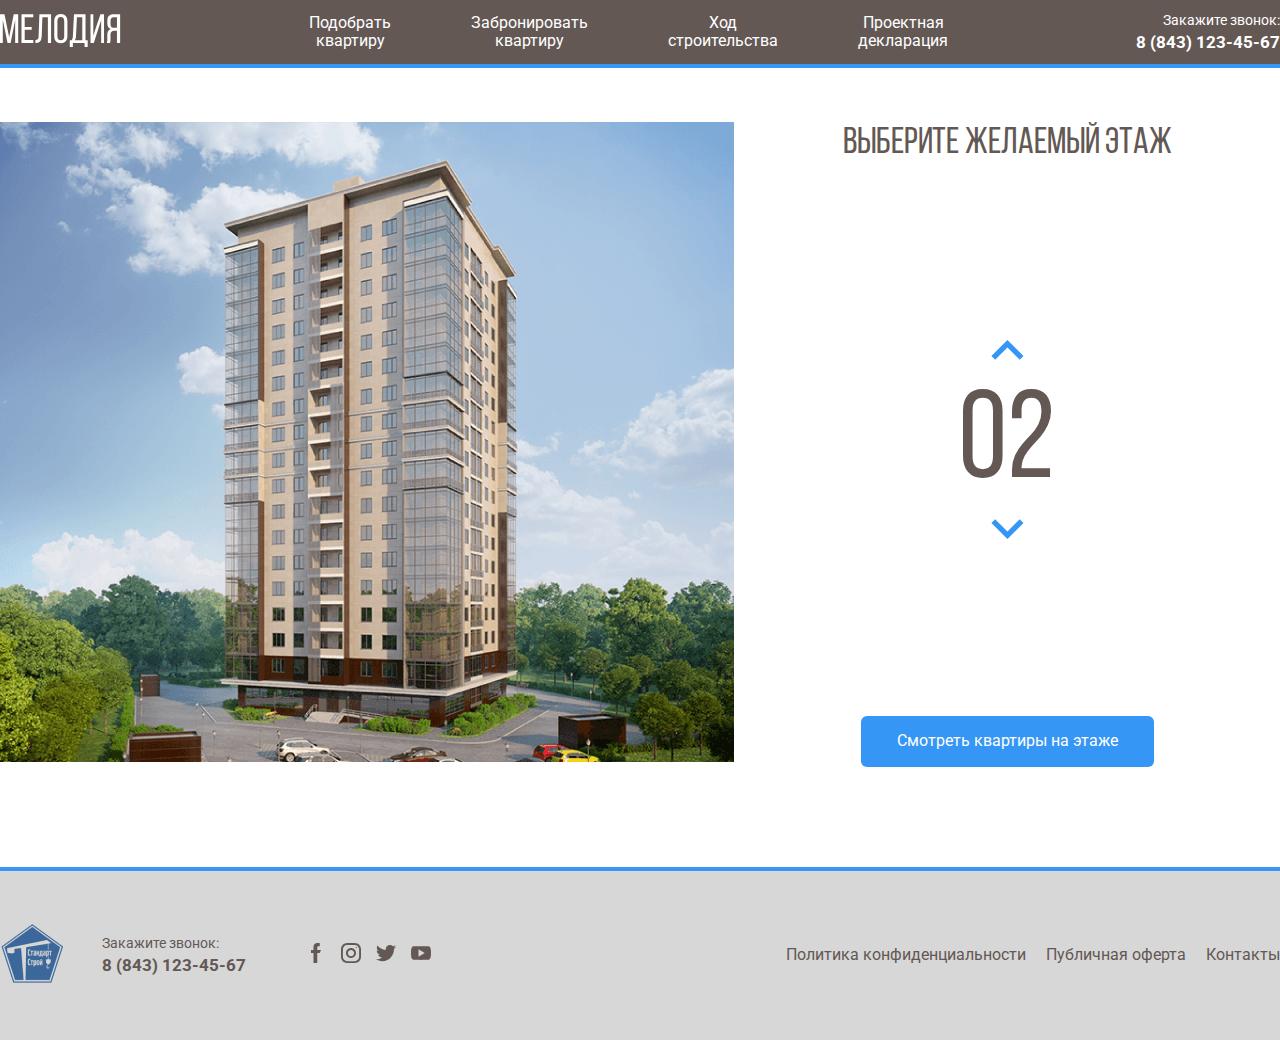
<file: index.html>
<!DOCTYPE html>
<html lang="ru">
  <head>
    <meta charset="UTF-8" />
    <meta http-equiv="X-UA-Compatible" content="IE=edge" />
    <meta name="viewport" content="width=device-width, initial-scale=1.0" />
    <link rel="preconnect" href="https://fonts.googleapis.com" />
    <link rel="preconnect" href="https://fonts.gstatic.com" crossorigin />
    <link href="https://fonts.googleapis.com/css2?family=Roboto:wght@400;700&display=swap" rel="stylesheet" />
    <link rel="stylesheet" href="css/normalize.css" />
    <link rel="stylesheet" href="css/style.css" />
    <title>ЖК Мелодия</title>
  </head>
  <body>
    <header class="header">
      <div class="navbar">
        <a href="./index.html" class="logo">
          <img src="img/logo.svg" alt="Logo: ЖК Мелодия" />
        </a>
        <nav class="navbar-nav">
          <ul class="navbar-menu">
            <li class="navbar-item">
              <a href="#" class="navbar-link">Подобрать<br />квартиру</a>
            </li>
            <li class="navbar-item">
              <a href="#" class="navbar-link">Забронировать<br />квартиру</a>
            </li>
            <li class="navbar-item">
              <a href="#" class="navbar-link">Ход<br />строительства</a>
            </li>
            <li class="navbar-item">
              <a href="#" class="navbar-link">Проектная<br />декларация</a>
            </li>
          </ul>
        </nav>
        <div class="navbar-contacts">
          <span class="navbar-text">Закажите звонок:</span>
          <a href="tel:+78431234567" class="navbar-phone">8 (843) 123-45-67</a>
        </div>
        <!-- /.navbar contacts -->
      </div>
      <!-- /.navbar -->
    </header>
    <main class="main">
      <div class="main-image">
        <svg class="home-image" width="734" height="640" viewBox="0 0 734 640" fill="none"
          xmlns="http://www.w3.org/2000/svg" xmlns:xlink="http://www.w3.org/1999/xlink">
          <rect width="734" height="640" fill="url(#pattern0)" />
          <defs>
            <pattern id="pattern0" patternContentUnits="objectBoundingBox" width="1" height="1">
              <use xlink:href="#image0" transform="translate(-0.00408719) scale(0.0013624 0.0015625)" />
            </pattern>
            <image id="image0" width="740" height="640" xlink:href="img/home.png" />
          </defs>
          <path data-floor="02" d="M222 533L442.8 541L512 527.3V549L443.5 568.7L222 557.7V533Z" fill="#3595F6"
            fill-opacity="0.75" />
          <path data-floor="03" d="M223 532V507L443.3 510.3L513 507V527L443.7 540L223 532Z" fill="#3595F6"
            fill-opacity="0.75" />
          <path data-floor="04" d="M223 506V481H444H513V504L445 511L223 506Z" fill="#3595F6" fill-opacity="0.75" />
          <path data-floor="05" d="M223 482V457L444.3 453.3L512 460V482H444" fill="#3595F6" fill-opacity="0.75" />
          <path data-floor="06" d="M223 456V430L444.5 426.7L513 437.7V459L444 452.3L223 456Z" fill="#3595F6"
            fill-opacity="0.75" />
          <path data-floor="07" d="M222 429V405.3L443 393L514 416V437.3L443 425L222 429Z" fill="#3595F6"
            fill-opacity="0.75" />
          <path data-floor="08" d="M222 407V382L444.2 365.7L514 394.3V415L443.7 393.3L222 407Z" fill="#3595F6"
            fill-opacity="0.75" />
          <path data-floor="09" d="M222 382V357L444.5 336.7L514 373.3V394L442 365.3L222 382Z" fill="#3595F6"
            fill-opacity="0.75" />
          <path data-floor="10" d="M222 356V332L445 307.3L514 351.3V373L444.7 335L222 356Z" fill="#3595F6"
            fill-opacity="0.75" />
          <path data-floor="11" d="M222 331V307L444.5 278.3L514 329.3V350L443.7 307.7L222 331Z" fill="#3595F6"
            fill-opacity="0.75" />
          <path data-floor="12" d="M221 307V283L443.3 250L514 309.3V329L444 278.3L221 307Z" fill="#3595F6"
            fill-opacity="0.75" />
          <path data-floor="13" d="M222 282V258L443.2 223L513 287V308L444.3 249.7L222 282Z" fill="#3595F6"
            fill-opacity="0.75" />
          <path data-floor="14" d="M222 258V233L444.3 195L513 265.3V286L444 222L222 258Z" fill="#3595F6"
            fill-opacity="0.75" />
          <path data-floor="15" d="M222 232V207L442.8 163.3L513 242.3V265L444 191.7L222 232Z" fill="#3595F6"
            fill-opacity="0.75" />
          <path data-floor="16" d="M223 208V183L443 135L513 220V243L442.3 163.7L223 208Z" fill="#3595F6"
            fill-opacity="0.75" />
          <path data-floor="17" d="M222 183V158L441.8 106L513 198.3V221L443.3 134.7L222 183Z" fill="#3595F6"
            fill-opacity="0.75" />
          <path data-floor="18" d="M222 158V132L444 75.3L513 177V198L443.7 106.3L222 158Z" fill="#3595F6"
            fill-opacity="0.75" />
        </svg>
      </div>
      <!-- /.main-image -->
      <div class="main-info">
        <h3 class="main-title">Выберите желаемый этаж</h3>
        <div class="counter-group">
          <button class="counter-button counter-up">
            <img src="img/arrow.svg" alt="arrow-up" class="counter-arrow counter-arrow-up">
          </button>
          <span class="floor-counter counter">02</span>
          <button class="counter-button counter-down">
            <img src="img/arrow.svg" alt="arrow-down" class="counter-arrow counter-arrow-down">
          </button>
        </div>
        <!-- /.counter-group -->
        <button class="button button-primary view-flats">Смотреть квартиры на этаже</button>
      </div>
    </main>
    <div class="modal">
      <div class="modal-dialog">
        <button class="modal-close-button">
          <svg width="28" height="28" viewBox="0 0 28 28" fill="none" xmlns="http://www.w3.org/2000/svg">
            <path d="M2 2L26 26" stroke="#3596F5" stroke-width="3" />
            <path d="M26 2L2 26" stroke="#3596F5" stroke-width="3" />
          </svg>
        </button>
        <div class="modal-image">
          <h3 class="modal-title">Этаж <span class="modal-counter counter">02</span></h3>
          <svg class="flats" width="433" height="408" viewBox="0 0 433 408" fill="none"
            xmlns="http://www.w3.org/2000/svg" xmlns:xlink="http://www.w3.org/1999/xlink">
            <image id="image0" width="433" height="408" xlink:href="img/floor.png" />
            <path data-flat="1" d="M388 81V141H314V148H267.5V131H247V32.5H338.5V16H405V81H388Z" fill="#3595F6"
              fill-opacity="0.75" />
            <path data-flat="2" d="M314 148.5H268V200H367.5V205H387.5V141H314V148.5Z" fill="#3595F6"
              fill-opacity="0.75" />
            <path data-flat="3" d="M314.192 252.662H268V200H367.916V204.602H388V268H314.192V252.662Z" fill="#3595F6"
              fill-opacity="0.75" />
            <path data-flat="4" d="M314 253H268.5V309H295.5V376H340V393H405V328.5H388V268.5H314V253Z" fill="#3595F6"
              fill-opacity="0.75" />
            <path data-flat="5" d="M218 394.5V264H247.5V273.5H267.5V310.5H294.5V375H259.5V394.5H218Z" fill="#3595F6"
              fill-opacity="0.75" />
            <path data-flat="6" d="M217 394.5V264H187.5V273.5H167.5V310.5H140.5V375H175.5V394.5H217Z" fill="#3595F6"
              fill-opacity="0.75" />
            <path data-flat="7" d="M121 252H166.5V309H139.5V376H95V393H30V328.5H47V273.5H121V252Z" fill="#3595F6"
              fill-opacity="0.75" />
            <path data-flat="8" d="M119.5 273.5H46V198H167V250.822H119.5V273.5Z" fill="#3595F6" fill-opacity="0.75" />
            <path data-flat="9" d="M124.729 116H46V198H167V145.178H124.729V116Z" fill="#3595F6" fill-opacity="0.75" />
            <path data-flat="10" d="M46.5 81V115.5H125V144.5H164V131H184.5V32.5H93V16H28V81H46.5Z" fill="#3595F6"
              fill-opacity="0.75" />
          </svg>
        </div>
        <!-- /.modal-image -->
        <div class="modal-info">
          <h3 class="modal-title">Выберите квартиру</h3>
          <ul class="flat-list">
            <li class="flat-item">
              <a data-flat-link="1" href="#" class="flat-link">
                кв. 40, 3 комн. 64,5 кв. м.
              </a>
            </li>
            <li class="flat-item">
              <a data-flat-link="2" href="#" class="flat-link">
                кв. 40, 1 комн. 38,9 кв. м.
              </a>
            </li>
            <li class="flat-item">
              <a data-flat-link="3" href="#" class="flat-link">
                кв. 40, 1 комн. 35,9 кв. м.
              </a>
            </li>
            <li class="flat-item">
              <a data-flat-link="4" href="#" class="flat-link">
                кв. 40, 2 комн. 56 кв. м.
              </a>
            <li class="flat-item">
              <a data-flat-link="5" href="#" class="flat-link">
                кв. 40, 1 комн. 35,8 кв. м.
              </a>
            </li>
            <li class="flat-item">
              <a data-flat-link="6" href="#" class="flat-link">
                кв. 40, 1 комн. 35,8 кв. м.
              </a>
            </li>
            <li class="flat-item">
              <a data-flat-link="7" href="#" class="flat-link">
                кв. 40, 2 комн. 58,4 кв. м.
              </a>
            </li>
            <li class="flat-item">
              <a data-flat-link="8" href="#" class="flat-link">
                кв. 40, 1 комн. 32,3 кв. м.
              </a>
            </li>
            <li class="flat-item">
              <a data-flat-link="9" href="#" class="flat-link">
                кв. 40, 1 комн. 29,9 кв. м.
              </a>
            </li>
            <li class="flat-item">
              <a data-flat-link="10" href="#" class="flat-link">
                кв. 40, 3 комн. 75,2 кв. м.
              </a>
            </li>
          </ul>
          <p class="modal-alert">Квартиры, отмеченные серым,<br />уже выкуплены</p>
        </div>
        <!-- /.modal-info -->
      </div>
      <!-- /.modal-dialog -->
    </div>
    <!-- /.modal -->
    <footer class="footer">
      <div class="navbar">
        <a href="#" class="logo">
          <img src="img/zhk-logo.png" alt="Logo" />
        </a>
        <div class="navbar-contacts">
          <span class="navbar-text">Закажите звонок:</span>
          <a href="tel:+78431234567" class="navbar-phone">8 (843) 123-45-67</a>
        </div>
        <div class="social">
          <ul class="social-menu">
            <li class="social-item">
              <a href="#" class="social-link">
                <img src="img/facebook.svg" alt="facebook">
              </a>
            </li>
            <li class="social-item">
              <a href="#" class="social-link">
                <img src="img/instagram.svg" alt="instagram">
              </a>
            </li>
            <li class="social-item">
              <a href="#" class="social-link">
                <img src="img/twitter.svg" alt="twitter">
              </a>
            </li>
            <li class="social-item">
              <a href="#" class="social-link">
                <img src="img/youtube.svg" alt="youtube">
              </a>
            </li>
          </ul>
        </div>
        <nav class="navbar-nav">
          <ul class="navbar-menu">
            <li class="navbar-item">
              <a href="#" class="navbar-link">Политика конфиденциальности</a>
            </li>
            <li class="navbar-item">
              <a href="#" class="navbar-link">Публичная оферта</a>
            </li>
            <li class="navbar-item">
              <a href="#" class="navbar-link">Контакты</a>
            </li>
          </ul>
        </nav>
      </div>
      <!-- /.navbar -->
    </footer>
    <script src="https://code.jquery.com/jquery-3.6.0.min.js"
      integrity="sha256-/xUj+3OJU5yExlq6GSYGSHk7tPXikynS7ogEvDej/m4=" crossorigin="anonymous"></script>
    <script src="js/main.js"></script>
  </body>
</html>
</file>
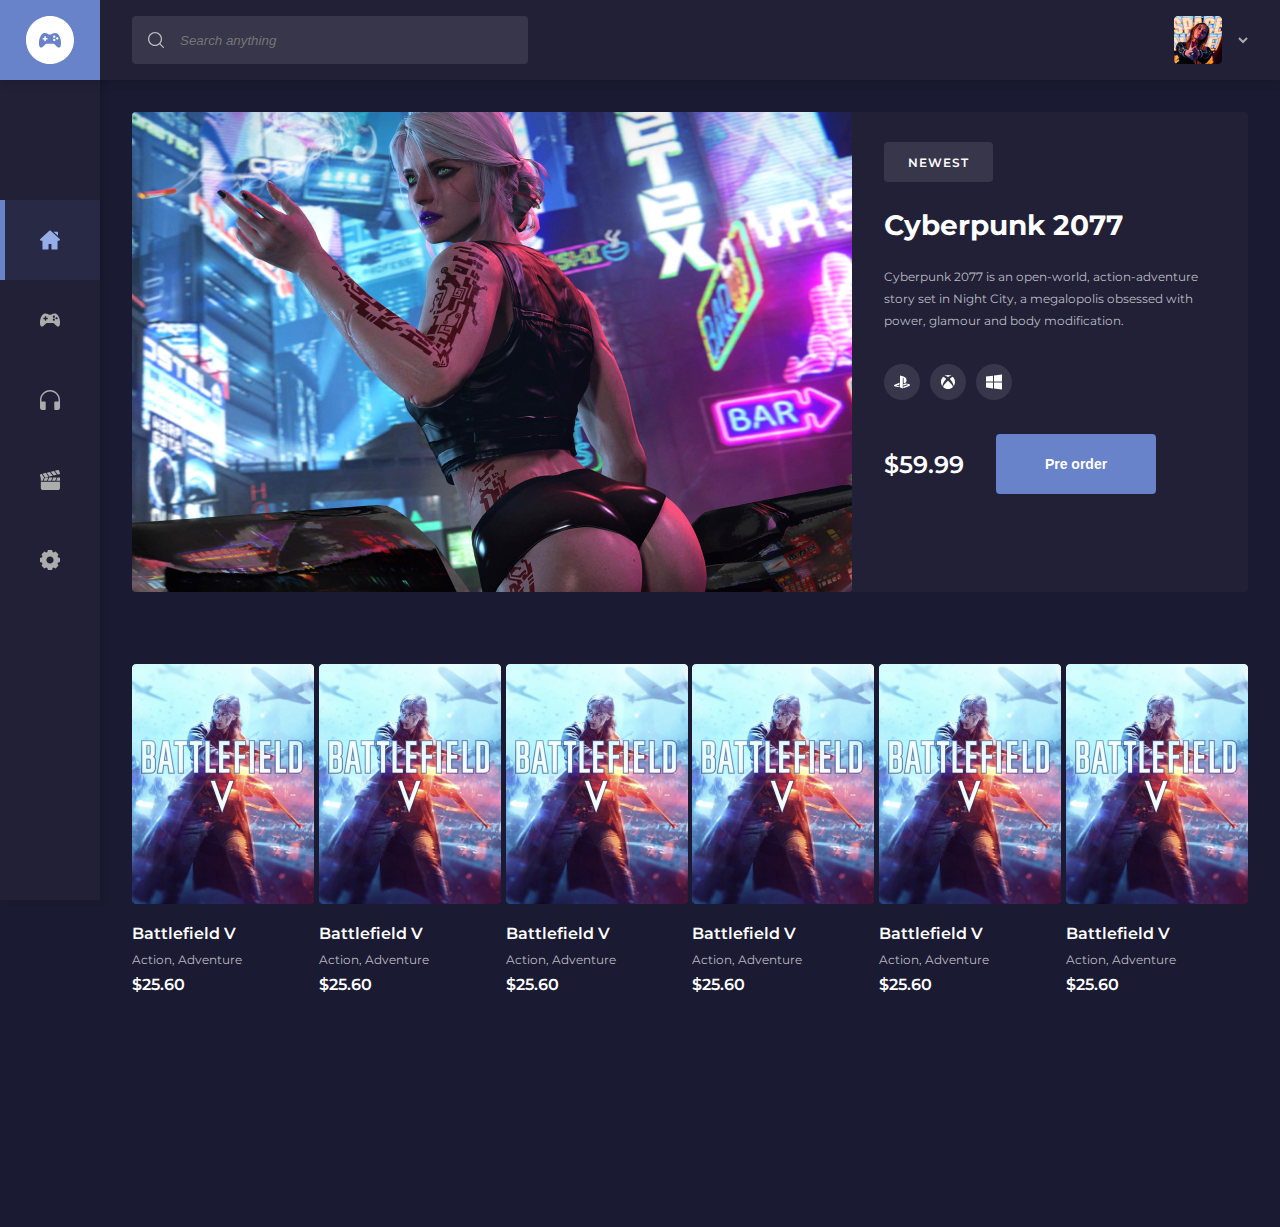
<file: WPGame/index.html>
<!DOCTYPE html>
<html lang="en">
<head>
	<meta charset="UTF-8">
	<meta http-equiv="X-UA-Compatible" content="IE=edge">
	<meta name="viewport" content="width=device-width, initial-scale=1.0">
	<title>Wordpress Game</title>
	<link rel="stylesheet" href="css/style.min.css">
	<link rel="preconnect" href="https://fonts.googleapis.com">
	<link rel="preconnect" href="https://fonts.gstatic.com" crossorigin>
	<link href="https://fonts.googleapis.com/css2?family=Montserrat:wght@400;600;700&display=swap" rel="stylesheet">
</head>
<body>
	

	<header class="header">
			<a href="#" class="logo">
				<svg width="48" height="48" viewBox="0 0 48 48" fill="none" xmlns="http://www.w3.org/2000/svg">
					<path fill-rule="evenodd" clip-rule="evenodd" d="M24 0C10.7452 0 0 10.7452 0 24C0 37.2548 10.7452 48 24 48C37.2548 48 48 37.2548 48 24C48 10.7452 37.2548 0 24 0ZM25.7499 18.1244C25.7499 18.1244 30.1272 14.803 33.033 19.5771C35.9095 24.3023 34.7891 29.4424 34.7667 29.5454L34.7663 29.547C34.5624 30.8187 33.8847 31.6688 32.6105 31.5621C31.3362 31.4558 28.5744 28.1349 28.5744 28.1349C28.3468 27.8612 27.8692 27.6377 27.5139 27.6377L20.4847 27.6389C20.1299 27.6389 19.6519 27.8625 19.4238 28.1361C19.4238 28.1361 16.6625 31.4571 15.3903 31.5633C14.1144 31.67 13.4383 30.8208 13.2332 29.5482C13.2332 29.5482 12.0624 24.3507 14.9677 19.5783C17.8739 14.8043 22.2517 18.1265 22.2517 18.1265C22.5352 18.341 23.0586 18.5174 23.4143 18.517L24.5868 18.5162C24.9425 18.5154 25.466 18.339 25.7499 18.1244ZM19.8513 23.463H21.3586C21.3586 23.463 21.6138 23.0248 21.5932 22.6388C21.5727 22.2531 21.3241 21.934 21.3241 21.934H19.9006L19.9067 20.4554C19.9067 20.4554 19.5797 20.2876 19.1334 20.2737C18.6875 20.261 18.3773 20.4271 18.3773 20.4271V21.9344H16.8696C16.8696 21.9344 16.6264 22.3221 16.6731 22.8016C16.7207 23.2812 16.8984 23.4634 16.8984 23.4634H18.3219V24.8874C18.3219 24.8874 18.5451 25.1458 19.0382 25.1532C19.5322 25.1593 19.8513 24.9157 19.8513 24.9157V23.463ZM27.0799 23.9257C27.0799 24.585 27.612 25.1187 28.2721 25.1187C28.9293 25.1187 29.4655 24.5854 29.4655 23.9257C29.4655 23.2652 28.9293 22.7327 28.2721 22.7327C27.612 22.7327 27.0799 23.2652 27.0799 23.9257ZM27.0799 20.6437C27.0799 21.303 27.612 21.8363 28.2721 21.8363C28.9293 21.8363 29.4655 21.3034 29.4655 20.6437C29.4655 19.9832 28.9293 19.4507 28.2721 19.4507C27.612 19.4507 27.0799 19.9832 27.0799 20.6437ZM30.0509 22.4053C30.0509 23.065 30.583 23.5983 31.2431 23.5983C31.9003 23.5983 32.4365 23.065 32.4365 22.4053C32.4365 21.7453 31.9003 21.2123 31.2431 21.2123C30.583 21.2123 30.0509 21.7453 30.0509 22.4053Z" fill="white"/>
					</svg>					
			</a>
		<div class="header-block">
			<div class="search"><input type="search" name="" id="" placeholder="Search anything">
			<img src="img/icons/search.svg" alt="">
			</div>
			<div class="user"><img src="img/user.png" alt=""><img src="img/icons/arrow.svg" alt=""></div>
		</div>
	</header>

	<nav class="nav-wrap">
		<ul>
			<li class="current">
				<a href="#">
					<img src="img/icons/home-run.svg" alt="">
				</a>
			</li>
			<li>
				<a href="#">
					<img src="img/icons/fun.svg" alt="">
				</a>
			</li>
			<li>
				<a href="#">
					<img src="img/icons/audio.svg" alt="">
				</a>
			</li>
			<li>
				<a href="#">
					<img src="img/icons/clapperboard.svg" alt="">
				</a>
			</li>
			<li>
				<a href="#">
					<img src="img/icons/settings.svg" alt="">
				</a>
			</li>
		</ul>
	</nav>

	<section class="content">
		<div class="game-card game-card__order">
			<div class="game-photo">
				<img src="img/game/cyber.png" alt="">
			</div>
			<div class="game-info">
				<a href="#" class="btn-filter">NEWEST</a>
				<h2>Cyberpunk 2077</h2>
				<p>Cyberpunk 2077 is an open-world, action-adventure story set in Night City, a megalopolis obsessed with power, glamour and body modification.</p>
				<div class="game-platforms">
					<img src="img/icons/ps.svg" alt="Playstation"><img src="img/icons/xbox.svg" alt="Xbox"><img src="img/icons/win.svg" alt="Windows">
				</div>
				<div class="game-price">
					<span>$59.99</span><button class="btn-cart">Pre order</button>
				</div>
			</div>
		</div>

		<a href="#" class="game-card game-card__small">
			<div class="game-photo">
				<img src="img/game/btf5.png" alt="">
			</div>
			<div class="game-info">
				<h4>Battlefield V</h4>
				<span class="game-genre">Action, Adventure</span>
				<div class="game-price"><span>$25.60</span></div>
			</div>
		</a>
		<a href="#" class="game-card game-card__small">
			<div class="game-photo">
				<img src="img/game/btf5.png" alt="">
			</div>
			<div class="game-info">
				<h4>Battlefield V</h4>
				<span class="game-genre">Action, Adventure</span>
				<div class="game-price"><span>$25.60</span></div>
			</div>
		</a>
		<a href="#" class="game-card game-card__small">
			<div class="game-photo">
				<img src="img/game/btf5.png" alt="">
			</div>
			<div class="game-info">
				<h4>Battlefield V</h4>
				<span class="game-genre">Action, Adventure</span>
				<div class="game-price"><span>$25.60</span></div>
			</div>
		</a>
		<a href="#" class="game-card game-card__small">
			<div class="game-photo">
				<img src="img/game/btf5.png" alt="">
			</div>
			<div class="game-info">
				<h4>Battlefield V</h4>
				<span class="game-genre">Action, Adventure</span>
				<div class="game-price"><span>$25.60</span></div>
			</div>
		</a>
		<a href="#" class="game-card game-card__small">
			<div class="game-photo">
				<img src="img/game/btf5.png" alt="">
			</div>
			<div class="game-info">
				<h4>Battlefield V</h4>
				<span class="game-genre">Action, Adventure</span>
				<div class="game-price"><span>$25.60</span></div>
			</div>
		</a>
		<a href="#" class="game-card game-card__small">
			<div class="game-photo">
				<img src="img/game/btf5.png" alt="">
			</div>
			<div class="game-info">
				<h4>Battlefield V</h4>
				<span class="game-genre">Action, Adventure</span>
				<div class="game-price"><span>$25.60</span></div>
			</div>
		</a>


	</section>



</body>
</html>
</file>
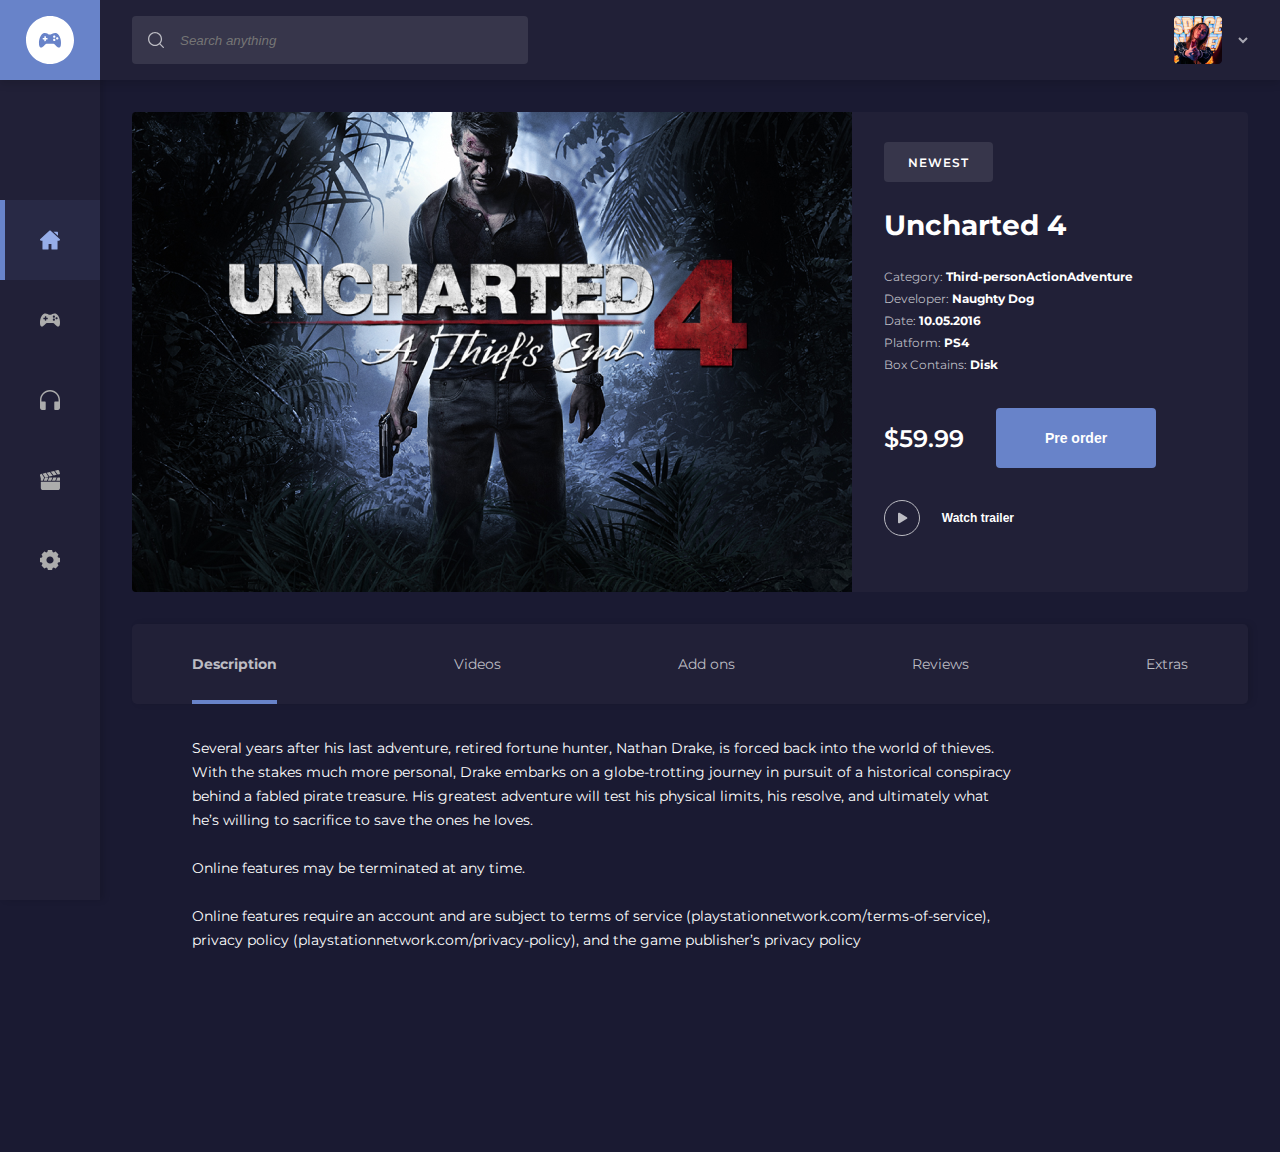
<file: WPGame/page-game.html>
<!DOCTYPE html>
<html lang="en">

<head>
	<meta charset="UTF-8">
	<meta http-equiv="X-UA-Compatible" content="IE=edge">
	<meta name="viewport" content="width=device-width, initial-scale=1.0">
	<title>Wordpress Game</title>
	<link rel="stylesheet" href="css/style.min.css">
	<link rel="preconnect" href="https://fonts.googleapis.com">
	<link rel="preconnect" href="https://fonts.gstatic.com" crossorigin>
	<link href="https://fonts.googleapis.com/css2?family=Montserrat:wght@400;600;700&display=swap" rel="stylesheet">
</head>

<body>


	<header class="header">
		<a href="#" class="logo">
			<svg width="48" height="48" viewBox="0 0 48 48" fill="none" xmlns="http://www.w3.org/2000/svg">
				<path fill-rule="evenodd" clip-rule="evenodd"
					d="M24 0C10.7452 0 0 10.7452 0 24C0 37.2548 10.7452 48 24 48C37.2548 48 48 37.2548 48 24C48 10.7452 37.2548 0 24 0ZM25.7499 18.1244C25.7499 18.1244 30.1272 14.803 33.033 19.5771C35.9095 24.3023 34.7891 29.4424 34.7667 29.5454L34.7663 29.547C34.5624 30.8187 33.8847 31.6688 32.6105 31.5621C31.3362 31.4558 28.5744 28.1349 28.5744 28.1349C28.3468 27.8612 27.8692 27.6377 27.5139 27.6377L20.4847 27.6389C20.1299 27.6389 19.6519 27.8625 19.4238 28.1361C19.4238 28.1361 16.6625 31.4571 15.3903 31.5633C14.1144 31.67 13.4383 30.8208 13.2332 29.5482C13.2332 29.5482 12.0624 24.3507 14.9677 19.5783C17.8739 14.8043 22.2517 18.1265 22.2517 18.1265C22.5352 18.341 23.0586 18.5174 23.4143 18.517L24.5868 18.5162C24.9425 18.5154 25.466 18.339 25.7499 18.1244ZM19.8513 23.463H21.3586C21.3586 23.463 21.6138 23.0248 21.5932 22.6388C21.5727 22.2531 21.3241 21.934 21.3241 21.934H19.9006L19.9067 20.4554C19.9067 20.4554 19.5797 20.2876 19.1334 20.2737C18.6875 20.261 18.3773 20.4271 18.3773 20.4271V21.9344H16.8696C16.8696 21.9344 16.6264 22.3221 16.6731 22.8016C16.7207 23.2812 16.8984 23.4634 16.8984 23.4634H18.3219V24.8874C18.3219 24.8874 18.5451 25.1458 19.0382 25.1532C19.5322 25.1593 19.8513 24.9157 19.8513 24.9157V23.463ZM27.0799 23.9257C27.0799 24.585 27.612 25.1187 28.2721 25.1187C28.9293 25.1187 29.4655 24.5854 29.4655 23.9257C29.4655 23.2652 28.9293 22.7327 28.2721 22.7327C27.612 22.7327 27.0799 23.2652 27.0799 23.9257ZM27.0799 20.6437C27.0799 21.303 27.612 21.8363 28.2721 21.8363C28.9293 21.8363 29.4655 21.3034 29.4655 20.6437C29.4655 19.9832 28.9293 19.4507 28.2721 19.4507C27.612 19.4507 27.0799 19.9832 27.0799 20.6437ZM30.0509 22.4053C30.0509 23.065 30.583 23.5983 31.2431 23.5983C31.9003 23.5983 32.4365 23.065 32.4365 22.4053C32.4365 21.7453 31.9003 21.2123 31.2431 21.2123C30.583 21.2123 30.0509 21.7453 30.0509 22.4053Z"
					fill="white" />
			</svg>
		</a>
		<div class="header-block">
			<div class="search"><input type="search" name="" id="" placeholder="Search anything">
				<img src="img/icons/search.svg" alt="">
			</div>
			<div class="user"><img src="img/user.png" alt=""><img src="img/icons/arrow.svg" alt=""></div>
		</div>
	</header>

	<nav class="nav-wrap">
		<ul>
			<li class="current">
				<a href="#">
					<img src="img/icons/home-run.svg" alt="">
				</a>
			</li>
			<li>
				<a href="#">
					<img src="img/icons/fun.svg" alt="">
				</a>
			</li>
			<li>
				<a href="#">
					<img src="img/icons/audio.svg" alt="">
				</a>
			</li>
			<li>
				<a href="#">
					<img src="img/icons/clapperboard.svg" alt="">
				</a>
			</li>
			<li>
				<a href="#">
					<img src="img/icons/settings.svg" alt="">
				</a>
			</li>
		</ul>
	</nav>

	<section class="content">
		<div class="game-card game-card__order">
			<div class="game-photo">
				<img src="img/game/unch.png" alt="">
			</div>
			<div class="game-info">
				<a href="#" class="btn-filter">NEWEST</a>
				<h2>Uncharted 4</h2>
				<ul>
					<li>Category: <span>Third-personActionAdventure</span></li>
					<li>Developer: <span>Naughty Dog</span></li>
					<li>Date: <span>10.05.2016</span></li>
					<li>Platform: <span>PS4</span></li>
					<li>Box Contains: <span>Disk</span></li>
				</ul>
				<div class="game-price">
					<span>$59.99</span><button class="btn-cart">Pre order</button>
				</div>
				<button class="btn-video"><img src="img/icons/play.svg" alt="">Watch trailer</button>
			</div>
		</div>


		<ul class="char-nav">
			<li class="char-nav-link char-nav-link-active">Description</li>
			<li class="char-nav-link">Videos</li>
			<li class="char-nav-link">Add ons</li>
			<li class="char-nav-link">Reviews</li>
			<li class="char-nav-link">Extras</li>
		</ul>

		<ul class="char-tabs">
			<li class="char-tabs-all">
					Several years after his last adventure, retired
						fortune hunter, Nathan Drake, is forced back into the world of thieves. With the stakes much
						more personal, Drake embarks on a globe-trotting journey in pursuit of a historical conspiracy
						behind a fabled pirate treasure. His greatest adventure will test his physical limits, his
						resolve, and ultimately what he’s willing to sacrifice to save the ones he loves.<br><br>

						Online features may be terminated at any time.<br><br>

						Online features require an account and are subject to terms of service
						(playstationnetwork.com/terms-of-service), privacy policy
						(playstationnetwork.com/privacy-policy), and the game publisher’s privacy policy
				</div>
			</li>
			<li class="char-tabs-all">

					Lorem ipsum dolor sit amet, consectetur
						adipisicing elit. Quis aperiam quae, explicabo nisi libero minus in, cumque sapiente atque
						consequatur iure quaerat vero adipisci quibusdam possimus doloremque ex, fugiat quas tempora
						deleniti perferendis. Esse, eius sapiente.<br> Magnam vero a ullam? Odit tempora hic repellat,
						corrupti fugit voluptate maxime culpa perferendis aut dolores dolorum? Quibusdam, at debitis et
						laborum atque accusamus cum unde deserunt. Rerum, quidem. Deserunt provident incidunt quidem
						nihil odio blanditiis doloribus fuga consequatur voluptatibus mollitia delectus magni, debitis,
						quae alias? Enim amet reiciendis odio totam numquam dolores voluptatibus unde eligendi vel sed
						fuga, fugiat, sequi eveniet voluptates ut!
			</li>
			<li class="char-tabs-all">
				Lorem ipsum, dolor sit amet consectetur
						adipisicing elit. Totam optio inventore, repellendus cupiditate provident, laboriosam architecto
						nam molestiae dicta pariatur, explicabo tempore corporis magnam. Aperiam, deleniti ipsum?
						Voluptas nam facere, laboriosam magnam adipisci dolorum, odit expedita illum iure commodi a ut
						numquam nesciunt assumenda, ab velit eaque quod veritatis exercitationem.</p>
			</li>
			<li class="char-tabs-all">
					Lorem, ipsum dolor sit amet consectetur
						adipisicing elit. Aliquid quasi iste ratione necessitatibus ipsum illo rerum tempore vero
						possimus, quis incidunt aspernatur quisquam nihil iusto nesciunt exercitationem culpa autem
						magni temporibus nostrum officia sequi quas. Doloremque minima unde voluptatum atque praesentium
						nulla harum nesciunt illo nihil? Odit, expedita. Ex labore dolor repellat laboriosam
						necessitatibus, dicta eum autem eligendi porro dolorem velit numquam, omnis eius ullam, culpa
						odio cum eos molestias. Placeat natus dignissimos facere ea ipsam quisquam doloribus, quibusdam
						aut.
			</li>
			<li class="char-tabs-all">
				Lorem ipsum dolor sit amet consectetur adipisicing
						elit. At voluptatem iste necessitatibus enim eligendi laborum modi cum recusandae error eum
						tenetur atque quo, optio aliquid obcaecati sequi aspernatur explicabo rerum. Ex ipsa autem
						praesentium, cum sed quo ad magnam saepe.</p>
			</li>
		</ul>
	</section>


	<script src="js/script.js"></script>
</body>

</html>
</file>
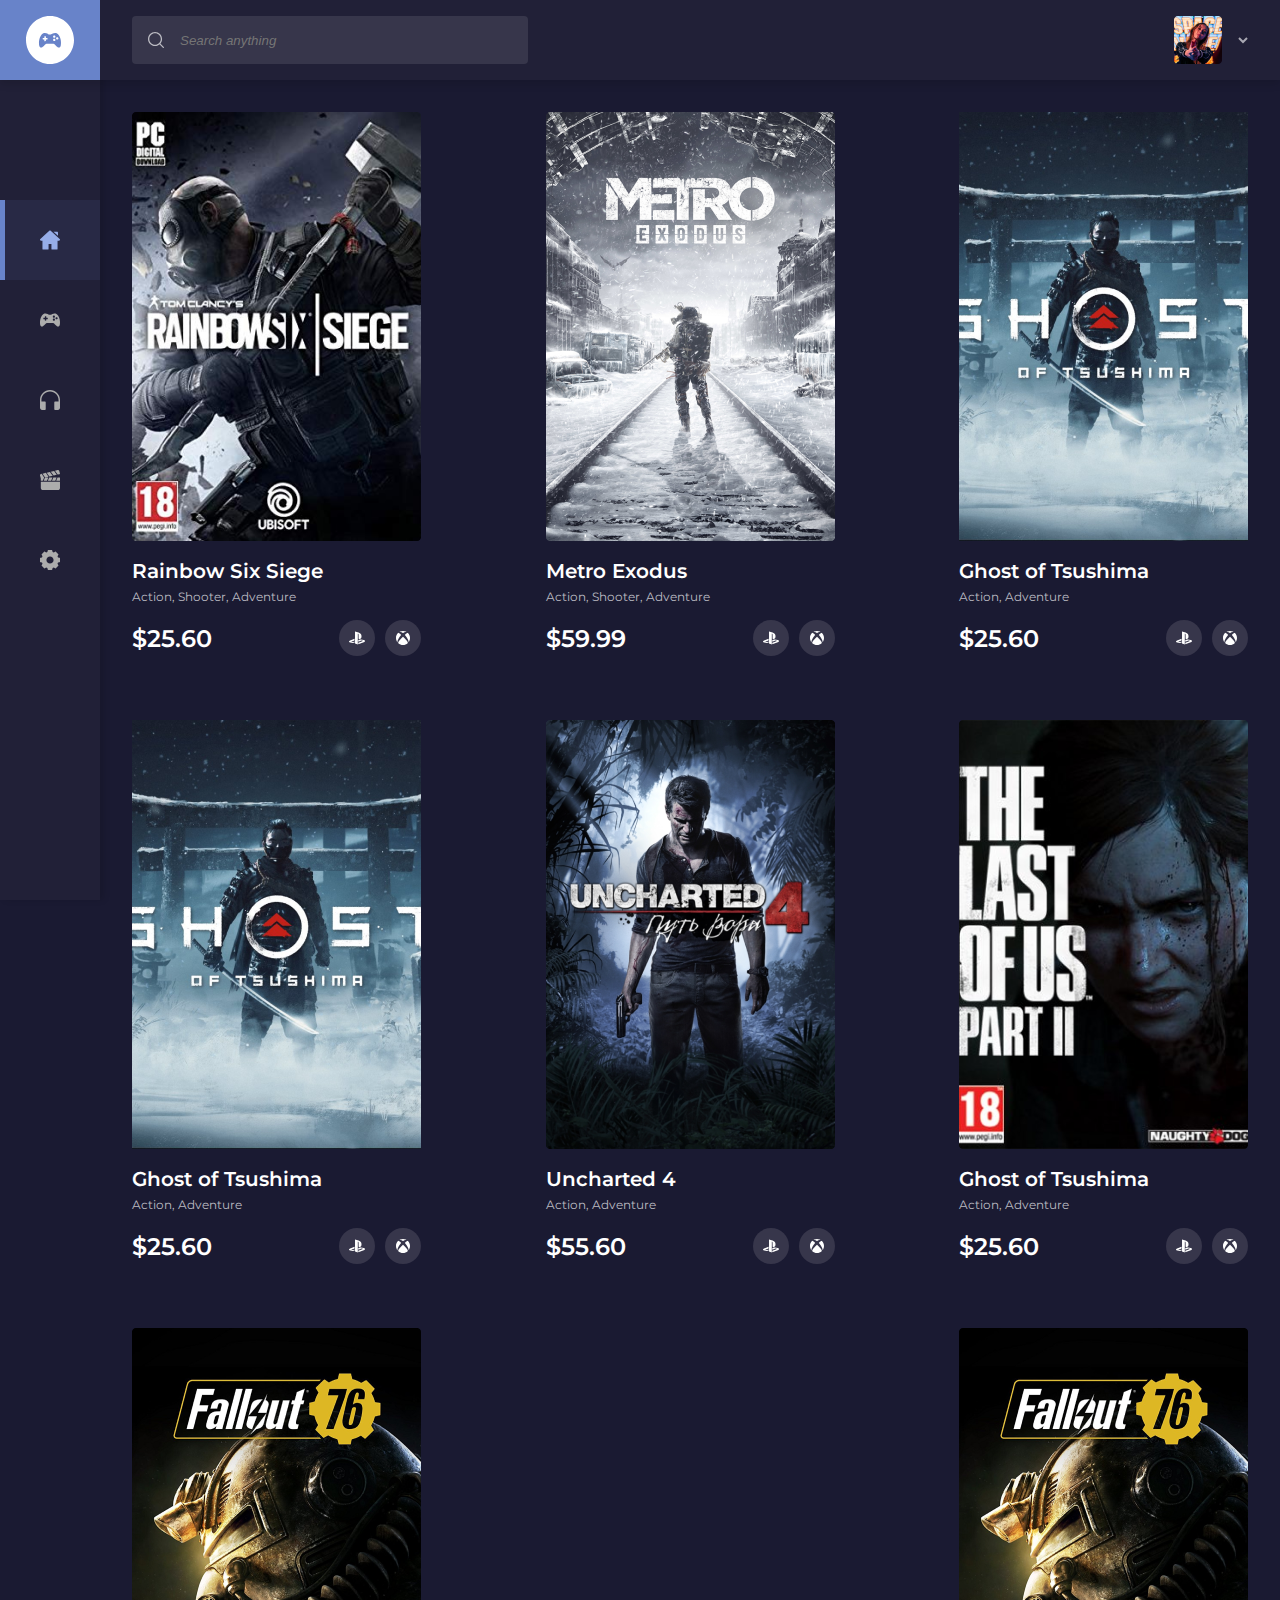
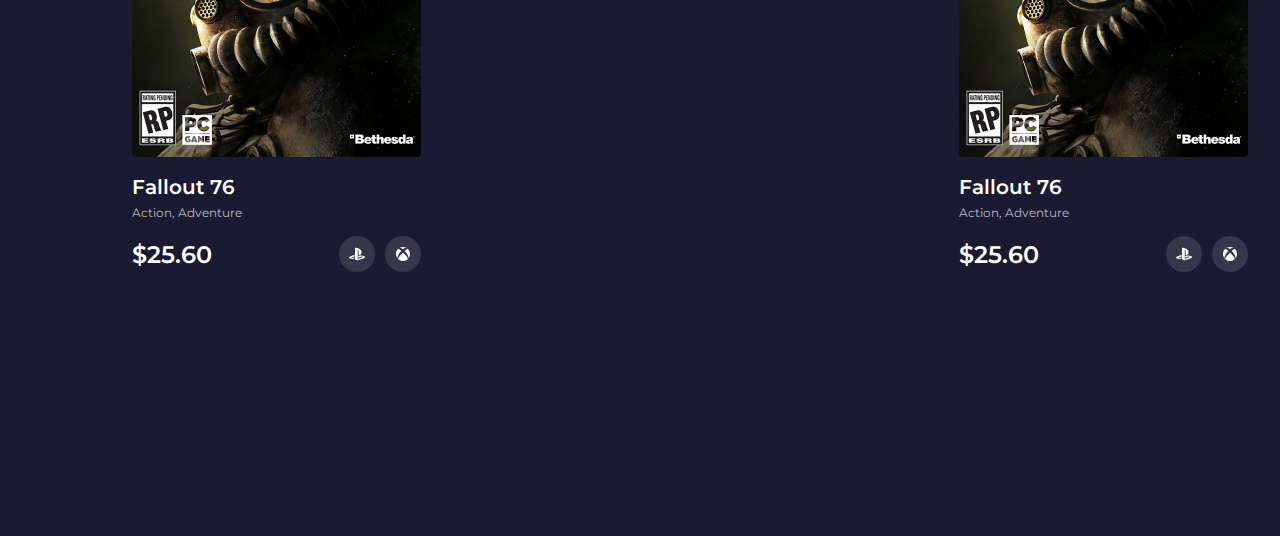
<file: WPGame/page-store.html>
<!DOCTYPE html>
<html lang="en">
<head>
	<meta charset="UTF-8">
	<meta http-equiv="X-UA-Compatible" content="IE=edge">
	<meta name="viewport" content="width=device-width, initial-scale=1.0">
	<title>Wordpress Game</title>
	<link rel="stylesheet" href="css/style.min.css">
	<link rel="preconnect" href="https://fonts.googleapis.com">
	<link rel="preconnect" href="https://fonts.gstatic.com" crossorigin>
	<link href="https://fonts.googleapis.com/css2?family=Montserrat:wght@400;600;700&display=swap" rel="stylesheet">
</head>
<body>
	

	<header class="header">
			<a href="#" class="logo">
				<svg width="48" height="48" viewBox="0 0 48 48" fill="none" xmlns="http://www.w3.org/2000/svg">
					<path fill-rule="evenodd" clip-rule="evenodd" d="M24 0C10.7452 0 0 10.7452 0 24C0 37.2548 10.7452 48 24 48C37.2548 48 48 37.2548 48 24C48 10.7452 37.2548 0 24 0ZM25.7499 18.1244C25.7499 18.1244 30.1272 14.803 33.033 19.5771C35.9095 24.3023 34.7891 29.4424 34.7667 29.5454L34.7663 29.547C34.5624 30.8187 33.8847 31.6688 32.6105 31.5621C31.3362 31.4558 28.5744 28.1349 28.5744 28.1349C28.3468 27.8612 27.8692 27.6377 27.5139 27.6377L20.4847 27.6389C20.1299 27.6389 19.6519 27.8625 19.4238 28.1361C19.4238 28.1361 16.6625 31.4571 15.3903 31.5633C14.1144 31.67 13.4383 30.8208 13.2332 29.5482C13.2332 29.5482 12.0624 24.3507 14.9677 19.5783C17.8739 14.8043 22.2517 18.1265 22.2517 18.1265C22.5352 18.341 23.0586 18.5174 23.4143 18.517L24.5868 18.5162C24.9425 18.5154 25.466 18.339 25.7499 18.1244ZM19.8513 23.463H21.3586C21.3586 23.463 21.6138 23.0248 21.5932 22.6388C21.5727 22.2531 21.3241 21.934 21.3241 21.934H19.9006L19.9067 20.4554C19.9067 20.4554 19.5797 20.2876 19.1334 20.2737C18.6875 20.261 18.3773 20.4271 18.3773 20.4271V21.9344H16.8696C16.8696 21.9344 16.6264 22.3221 16.6731 22.8016C16.7207 23.2812 16.8984 23.4634 16.8984 23.4634H18.3219V24.8874C18.3219 24.8874 18.5451 25.1458 19.0382 25.1532C19.5322 25.1593 19.8513 24.9157 19.8513 24.9157V23.463ZM27.0799 23.9257C27.0799 24.585 27.612 25.1187 28.2721 25.1187C28.9293 25.1187 29.4655 24.5854 29.4655 23.9257C29.4655 23.2652 28.9293 22.7327 28.2721 22.7327C27.612 22.7327 27.0799 23.2652 27.0799 23.9257ZM27.0799 20.6437C27.0799 21.303 27.612 21.8363 28.2721 21.8363C28.9293 21.8363 29.4655 21.3034 29.4655 20.6437C29.4655 19.9832 28.9293 19.4507 28.2721 19.4507C27.612 19.4507 27.0799 19.9832 27.0799 20.6437ZM30.0509 22.4053C30.0509 23.065 30.583 23.5983 31.2431 23.5983C31.9003 23.5983 32.4365 23.065 32.4365 22.4053C32.4365 21.7453 31.9003 21.2123 31.2431 21.2123C30.583 21.2123 30.0509 21.7453 30.0509 22.4053Z" fill="white"/>
					</svg>					
			</a>
		<div class="header-block">
			<div class="search"><input type="search" name="" id="" placeholder="Search anything">
			<img src="img/icons/search.svg" alt="">
			</div>
			<div class="user"><img src="img/user.png" alt=""><img src="img/icons/arrow.svg" alt=""></div>
		</div>
	</header>

	<nav class="nav-wrap">
		<ul>
			<li class="current">
				<a href="#">
					<img src="img/icons/home-run.svg" alt="">
				</a>
			</li>
			<li>
				<a href="#">
					<img src="img/icons/fun.svg" alt="">
				</a>
			</li>
			<li>
				<a href="#">
					<img src="img/icons/audio.svg" alt="">
				</a>
			</li>
			<li>
				<a href="#">
					<img src="img/icons/clapperboard.svg" alt="">
				</a>
			</li>
			<li>
				<a href="#">
					<img src="img/icons/settings.svg" alt="">
				</a>
			</li>
		</ul>
	</nav>

	<section class="content">

		<a href="#" class="game-card game-card__big">
			<div class="game-photo">
				<img src="img/game/3.png" alt="">
			</div>
			<div class="game-info">
				<h4>Rainbow Six Siege</h4>
				<span class="game-genre">Action, Shooter, Adventure</span>
				<div class="game-price"><span>$25.60</span>
				
					<div class="game-platforms">
						<img src="img/icons/ps.svg" alt="Playstation"><img src="img/icons/xbox.svg" alt="Xbox">
					</div>
				
				</div>
			</div>
		</a>

		
		<a href="#" class="game-card game-card__big">
			<div class="game-photo">
				<img src="img/game/4.png" alt="">
			</div>
			<div class="game-info">
				<h4>Metro Exodus</h4>
				<span class="game-genre">Action, Shooter, Adventure</span>
				<div class="game-price"><span>$59.99</span>
				
					<div class="game-platforms">
						<img src="img/icons/ps.svg" alt="Playstation"><img src="img/icons/xbox.svg" alt="Xbox">
					</div>
				
				</div>
			</div>
		</a>
		
		<a href="#" class="game-card game-card__big">
			<div class="game-photo">
				<img src="img/game/1.png" alt="">
			</div>
			<div class="game-info">
				<h4>Ghost of Tsushima</h4>
				<span class="game-genre">Action, Adventure</span>
				<div class="game-price"><span>$25.60</span>
				
					<div class="game-platforms">
						<img src="img/icons/ps.svg" alt="Playstation"><img src="img/icons/xbox.svg" alt="Xbox">
					</div>
				
				</div>
			</div>
		</a>
		
		<a href="#" class="game-card game-card__big">
			<div class="game-photo">
				<img src="img/game/1.png" alt="">
			</div>
			<div class="game-info">
				<h4>Ghost of Tsushima</h4>
				<span class="game-genre">Action, Adventure</span>
				<div class="game-price"><span>$25.60</span>
				
					<div class="game-platforms">
						<img src="img/icons/ps.svg" alt="Playstation"><img src="img/icons/xbox.svg" alt="Xbox">
					</div>
				
				</div>
			</div>
		</a>
		
		<a href="#" class="game-card game-card__big">
			<div class="game-photo">
				<img src="img/game/2.png" alt="">
			</div>
			<div class="game-info">
				<h4>Uncharted 4</h4>
				<span class="game-genre">Action, Adventure</span>
				<div class="game-price"><span>$55.60</span>
				
					<div class="game-platforms">
						<img src="img/icons/ps.svg" alt="Playstation"><img src="img/icons/xbox.svg" alt="Xbox">
					</div>
				
				</div>
			</div>
		</a>
		
		<a href="#" class="game-card game-card__big">
			<div class="game-photo">
				<img src="img/game/6.png" alt="">
			</div>
			<div class="game-info">
				<h4>Ghost of Tsushima</h4>
				<span class="game-genre">Action, Adventure</span>
				<div class="game-price"><span>$25.60</span>
				
					<div class="game-platforms">
						<img src="img/icons/ps.svg" alt="Playstation"><img src="img/icons/xbox.svg" alt="Xbox">
					</div>
				
				</div>
			</div>
		</a>
		
		<a href="#" class="game-card game-card__big">
			<div class="game-photo">
				<img src="img/game/5.png" alt="">
			</div>
			<div class="game-info">
				<h4>Fallout 76</h4>
				<span class="game-genre">Action, Adventure</span>
				<div class="game-price"><span>$25.60</span>
				
					<div class="game-platforms">
						<img src="img/icons/ps.svg" alt="Playstation"><img src="img/icons/xbox.svg" alt="Xbox">
					</div>
				
				</div>
			</div>
		</a>
		
		<a href="#" class="game-card game-card__big">
			<div class="game-photo">
				<img src="img/game/5.png" alt="">
			</div>
			<div class="game-info">
				<h4>Fallout 76</h4>
				<span class="game-genre">Action, Adventure</span>
				<div class="game-price"><span>$25.60</span>
				
					<div class="game-platforms">
						<img src="img/icons/ps.svg" alt="Playstation"><img src="img/icons/xbox.svg" alt="Xbox">
					</div>
				
				</div>
			</div>
		</a>
		


	</section>



</body>
</html>
</file>
<file: css/style.css>
@font-face {
  font-family: "Bebas Neue";
  src: local("BebasNeueRegular"), url("../fonts/BebasNeueRegular.woff2") format("woff2"),
    url("../fonts/BebasNeueRegular.woff") format("woff");
  font-weight: normal;
  font-style: normal;
  font-display: swap;
}

* {
  box-sizing: border-box;
}

body {
  font-family: 'Roboto', sans-serif;
}

.header {
  background-color: #635854;
  padding: 12px 0;
  border-bottom: 4px solid #3596F5;
}

.navbar {
  max-width: 1280px;
  margin: auto;
  display: flex;
  align-items: center;
  justify-content: space-between;
}

.navbar-menu {
  margin: 0;
  padding: 0;
  list-style: none;
  display: flex;
  text-align: center;
}

.navbar-item {
  margin: 0 40px;
}

.navbar-link {
  text-decoration: none;
  color: #fff;
}

.navbar-contacts {
  text-align: right;
}

.navbar-text {
  display: block;
  color: #fff;
  font-size: 14px;
  line-height: 16px;
  margin-bottom: 4px;
}

.navbar-phone {
  font-weight: 700;
  font-size: 17px;
  line-height: 20px;
  text-decoration: none;
  color: #fff;
}

.main {
  max-width: 1280px;
  margin: auto;
  padding-top: 54px;
  padding-bottom: 100px;
  display: flex;
}

.main-info {
  flex-grow: 1;
  text-align: center;
  display: flex;
  flex-direction: column;
  align-items: center;
  justify-content: space-between
}

.home-image path {
  opacity: 0;
  cursor: pointer;
}

.home-image path:hover {
  opacity: 1;
}

path.current-floor {
  opacity: 1;
}

.counter-group {
  display: flex;
  flex-direction: column;
  align-items: center;
}

.counter-button {
  background-color: #fff;
  border: none;
  cursor: pointer;
}

.counter-arrow-down {
  transform: rotateX(180deg);
}

.main-title {
  font-family: 'Bebas Neue', sans-serif;
  font-weight: normal;
  font-size: 37px;
  line-height: 44px;
  color: #635854;
  margin: 0;
}

.floor-counter {
  font-family: 'Bebas Neue', sans-serif;
  color: #635854;
  font-size: 124px;
  margin-top: 10px;
}

.button-primary {
  background-color: #3596F5;
  border-radius: 6px;
  color: #fff;
  border: none;
  padding: 16px 36px;
  cursor: pointer;
}

.modal {
  position: fixed;
  top: 0;
  left: 0;
  width: 100%;
  height: 100%;
  background-color: rgba(0, 0, 0, 0.8);
  display: flex;
  align-items: center;
  justify-content: center;
  opacity: 0;
  transform: scale(0);
  transition: opacity 0.2s;
}

.is-open {
  opacity: 1;
  transform: scale(1);
}

.modal-dialog {
  position: relative;
  max-width: 1000px;
  min-height: 565px;
  background-color: #fff;
  flex-grow: 1;
  display: flex;
  opacity: 0;
  transform: translateY(-10%);
  transition: transform 0.2s, opacity 0.2s;
  transition-delay: 0.2s;
}

.is-open>.modal-dialog {
  opacity: 1;
  transform: translateY(0);
}

.modal-image {
  background-color: #EBEBEB;
  width: 60%;
  text-align: center;
  padding: 50px;
}

.flats path {
  opacity: 0;
  cursor: pointer;
}

.flats path:hover {
  opacity: 1;
}

.modal-title {
  font-family: 'Bebas Neue', sans-serif;
  font-weight: normal;
  font-size: 24px;
  line-height: 24px;
  margin-top: 0;
  margin-bottom: 25px;
}

.modal-info {
  width: 40%;
  padding: 40px 46px;
}

.flat-list {
  padding: 0;
  list-style: none;
  margin-top: 55px;
}

.flat-item {
  padding: 5px 0;
}

.flat-link {
  font-size: 16px;
  line-height: 19px;
  color: #635854;
  text-decoration: none;
}

.flat-link:hover,
.current-flat {
  color: #3596F5;
  text-decoration: underline;
}

path.current-flat {
  opacity: 1;
}

.modal-alert {
  font-style: italic;
  font-weight: normal;
  font-size: 16px;
  line-height: 19px;
  color: #635854;
  margin-top: 56px;
}

.modal-close-button {
  position: absolute;
  top: 38px;
  right: 27px;
  border: none;
  background-color: #fff;
}

.footer {
  background-color: #D7D7D7;
  padding: 50px 0;
  border-top: 4px solid #3596F5;
}

.footer .logo {
  margin-right: 37px
}

.social {
  display: flex;
  align-items: center;
  flex-grow: 1;
}

.social-menu {
  margin: 0;
  padding: 0;
  list-style: none;
  display: flex;
  text-align: center;
  justify-content: center;
}

.social-link {
  margin-right: 15px;
}

.footer .navbar-item {
  margin: 0 10px;
}

.footer .navbar-item:last-child {
  margin-right: 0;
}

.footer .navbar-link {
  color: #635854;
}

.footer .navbar-contacts {
  text-align: left;
  margin-right: 60px;
}

.footer .navbar-text {
  color: #635854;
}

.footer .navbar-phone {
  color: #635854;
}
</file>
<file: WPGame/css/style.min.css>
*{padding:0;margin:0;-webkit-box-sizing:border-box;box-sizing:border-box}body{padding-top:112px;background:#1A1A32;font-family:'Montserrat', sans-serif}.header{position:fixed;top:0;left:0;width:100%;display:-webkit-box;display:-ms-flexbox;display:flex;-webkit-box-align:center;-ms-flex-align:center;align-items:center;-webkit-box-pack:justify;-ms-flex-pack:justify;justify-content:space-between;background:#212037;-webkit-box-shadow:0px 4px 8px rgba(0,0,0,0.12);box-shadow:0px 4px 8px rgba(0,0,0,0.12);z-index:1}.header-block{width:100%;padding:16px 32px 16px 32px;display:-webkit-box;display:-ms-flexbox;display:flex;-webkit-box-pack:justify;-ms-flex-pack:justify;justify-content:space-between;-webkit-box-align:center;-ms-flex-align:center;align-items:center}.logo{display:-webkit-box;display:-ms-flexbox;display:flex;-webkit-box-pack:center;-ms-flex-pack:center;justify-content:center;-webkit-box-align:center;-ms-flex-align:center;align-items:center;max-width:100px;width:100%;height:80px;background-color:#6883C9;text-decoration:none}.logo svg{width:48px;height:48px}.user{display:-webkit-box;display:-ms-flexbox;display:flex;-webkit-box-align:center;-ms-flex-align:center;align-items:center}.user img{margin-right:16px}.user img:last-child{margin-right:0}.search{width:100%;max-width:396px;height:48px;background:#37364B;border-radius:4px;position:relative}.search img{position:absolute;left:16px;top:50%;-webkit-transform:translateY(-50%);transform:translateY(-50%)}.search input{width:100%;height:100%;background-color:transparent;border:none;padding:0px 48px 0px 48px;outline:none;color:#fff}.search input::-webkit-input-placeholder{font-style:italic}.search input:-ms-input-placeholder{font-style:italic}.search input::-ms-input-placeholder{font-style:italic}.search input::placeholder{font-style:italic}.nav-wrap{padding-top:200px;position:fixed;left:0;top:0;height:100vh;width:100px;z-index:0;background:#212037;mix-blend-mode:normal;-webkit-box-shadow:4px 0px 6px rgba(0,0,0,0.12);box-shadow:4px 0px 6px rgba(0,0,0,0.12)}.nav-wrap ul{list-style:none;width:100%}.nav-wrap ul li{height:80px;width:100%}.nav-wrap ul li:hover{background:rgba(104,131,201,0.1)}.nav-wrap ul li:hover a{-webkit-filter:grayscale(0);filter:grayscale(0)}.nav-wrap ul li a{text-decoration:none;width:100%;height:100%;display:-webkit-box;display:-ms-flexbox;display:flex;-webkit-box-pack:center;-ms-flex-pack:center;justify-content:center;-webkit-box-align:center;-ms-flex-align:center;align-items:center;-webkit-filter:grayscale(1);filter:grayscale(1)}li.current{position:relative;background:rgba(104,131,201,0.1)}li.current::before{position:absolute;content:'';width:5px;height:100%;background:#6883C9}li.current a{-webkit-filter:grayscale(0) !important;filter:grayscale(0) !important}.content{margin:0 auto;max-width:1252px;width:100%;display:-webkit-box;display:-ms-flexbox;display:flex;-ms-flex-wrap:wrap;flex-wrap:wrap;-webkit-box-pack:justify;-ms-flex-pack:justify;justify-content:space-between;-webkit-box-align:center;-ms-flex-align:center;align-items:center;padding-bottom:200px}.game-genre{font-style:normal;font-weight:normal;font-size:12px;line-height:15px;color:#BCBCC3;margin-bottom:8px}.game-card{display:-webkit-box;display:-ms-flexbox;display:flex;-webkit-box-align:center;-ms-flex-align:center;align-items:center;-webkit-box-pack:justify;-ms-flex-pack:justify;justify-content:space-between;height:480px}.game-card__order{border-radius:4px;overflow:hidden;width:100%;margin-bottom:72px}.game-card__small{-webkit-box-orient:vertical;-webkit-box-direction:normal;-ms-flex-direction:column;flex-direction:column;width:182px;height:auto;cursor:pointer;text-decoration:none}.game-card__small .game-info{padding:20px 0px 0px 0px;height:auto;background:transparent}.game-card__small .game-info h4{font-weight:600;font-size:16px;line-height:20px;color:#FFFFFF;margin-bottom:8px}.game-card__small .game-price span{font-size:16px;line-height:20px}.game-card__big{-webkit-box-orient:vertical;-webkit-box-direction:normal;-ms-flex-direction:column;flex-direction:column;width:289px;height:auto;cursor:pointer;text-decoration:none;margin-bottom:32px}.game-card__big .game-info{padding:20px 0px 0px 0px;height:auto;background:transparent}.game-card__big .game-info h4{font-weight:600;font-size:20px;line-height:20px;color:#FFFFFF;margin-bottom:8px}.game-card__big .game-info .game-genre{margin-bottom:16px}.game-card__big .game-price{-webkit-box-align:center;-ms-flex-align:center;align-items:center;width:100%;-webkit-box-pack:justify;-ms-flex-pack:justify;justify-content:space-between}.game-card__big .game-price .game-platforms{margin-bottom:0}.game-photo{width:100%;max-width:856px;display:-webkit-box;display:-ms-flexbox;display:flex;overflow:hidden;-webkit-box-pack:center;-ms-flex-pack:center;justify-content:center}.game-photo img{height:100%}.game-info{max-width:396px;width:100%;padding:30px 32px;background:#212037;height:100%;display:-webkit-box;display:-ms-flexbox;display:flex;-webkit-box-orient:vertical;-webkit-box-direction:normal;-ms-flex-direction:column;flex-direction:column}.game-info h2{font-style:normal;font-weight:bold;font-size:28px;line-height:34px;color:#fff;margin-bottom:24px}.game-info p{font-style:normal;font-weight:normal;font-size:12px;line-height:22px;color:#BCBCC3;margin-bottom:32px}.game-info ul{margin-bottom:32px;list-style:none}.game-info ul li{color:#BCBCC3;font-size:12px;line-height:22px}.game-info ul li span{color:#fff;font-weight:bold}.game-platforms{margin-bottom:34px;height:36px}.game-platforms img{width:36px;height:36px;margin-right:10px}.game-platforms img:last-child{margin-right:0}.game-price{display:-webkit-box;display:-ms-flexbox;display:flex;-webkit-box-align:center;-ms-flex-align:center;align-items:center;margin-bottom:32px}.game-price span{margin-right:32px;font-style:normal;font-weight:600;font-size:24px;line-height:29px;color:#FFFFFF}.btn-filter{text-transform:uppercase;color:#fff;background:#37364B;cursor:pointer;padding:13px 24px 12px;text-decoration:none;border-radius:4px;font-weight:600;font-size:12px;line-height:15px;letter-spacing:1px;width:-webkit-max-content;width:-moz-max-content;width:max-content;margin-bottom:26px}.btn-cart{min-width:160px;height:60px;display:-webkit-box;display:-ms-flexbox;display:flex;-webkit-box-pack:center;-ms-flex-pack:center;justify-content:center;-webkit-box-align:center;-ms-flex-align:center;align-items:center;border:none;color:#fff;border-radius:4px;background-color:#6883C9;font-style:normal;font-weight:600;font-size:14px;line-height:17px;color:#FFFFFF;cursor:pointer}.btn-video{background:transparent;border:none;font-weight:600;font-size:12px;line-height:22px;width:130px;display:-webkit-box;display:-ms-flexbox;display:flex;-webkit-box-pack:justify;-ms-flex-pack:justify;justify-content:space-between;-webkit-box-align:center;-ms-flex-align:center;align-items:center;color:#fff;cursor:pointer}.btn-video img{width:36px;height:36px;margin-right:12px}.char-nav{width:100%;height:80px;padding:0px 60px;margin-bottom:32px;margin-top:-40px;display:-webkit-box;display:-ms-flexbox;display:flex;list-style:none;-webkit-box-pack:justify;-ms-flex-pack:justify;justify-content:space-between;background:#212037;-webkit-box-shadow:4px 0px 6px rgba(0,0,0,0.1);box-shadow:4px 0px 6px rgba(0,0,0,0.1);border-radius:5px}.char-nav-link{font-style:normal;font-weight:normal;font-size:14px;line-height:22px;color:#BCBCC3;height:100%;position:relative;display:-webkit-box;display:-ms-flexbox;display:flex;-webkit-box-pack:center;-ms-flex-pack:center;justify-content:center;-webkit-box-align:center;-ms-flex-align:center;align-items:center;cursor:pointer}.char-nav-link-active{font-weight:bold}.char-nav-link-active:before{position:absolute;content:'';display:block;bottom:0;left:0;width:100%;height:4px;background:#6883C9}.char-tabs{width:100%;list-style:none;padding-left:60px}.char-tabs li{height:0;overflow:hidden;max-width:824px;width:100%;font-style:normal;font-weight:normal;font-size:14px;line-height:24px;color:#FFFFFF}.char-tabs li:nth-child(1){height:auto}@media screen and (max-width: 1599px){body{padding-left:132px;padding-right:32px}}
</file>
